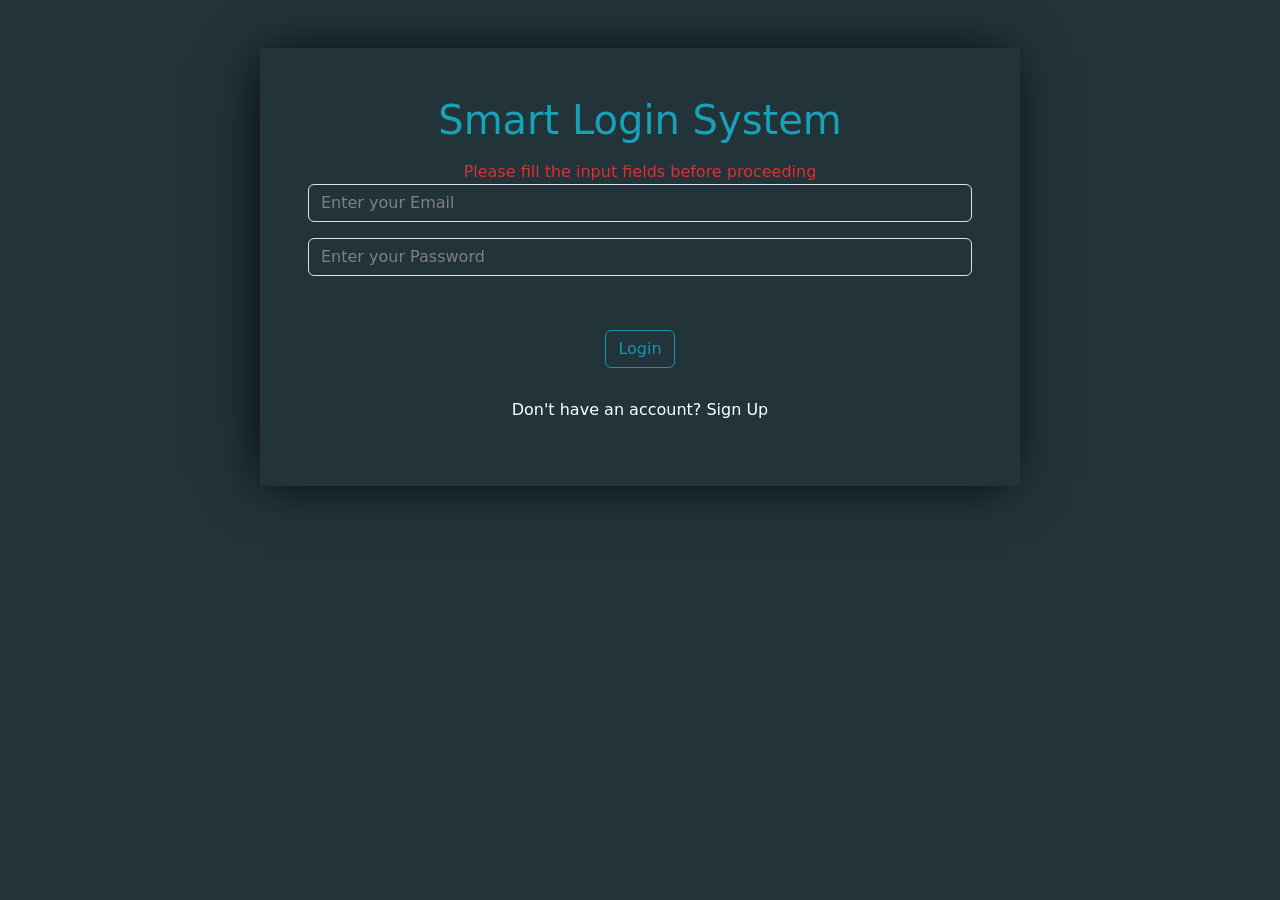
<file: signIn.html>
<!DOCTYPE html>
<html lang="en">
<head>
    <meta charset="UTF-8">
    <meta name="viewport" content="width=device-width, initial-scale=1.0">
    <title>Login-System</title>
    <link rel="stylesheet" href="css/style.css">
    <link rel="stylesheet" href="css/bootstrap.min.css">
    <link rel="stylesheet" href="css/all.min.css">
</head>
<body>

    <div class="container my-5">
        <div class="row d-flex justify-content-center align-items-center">
            <div class="box col-md-8 text-center p-5">
                <h1 class="mb-3">Smart Login System</h1>
                <div class="msg"></div>
                <form action="">
                    <div class="form-group">
                        <input type="email" class="sgn-email form-control" id="username" placeholder="Enter your Email" required>
                        <input type="password" class="sgn-password form-control mt-3" id="password" placeholder="Enter your Password" required>
                        <div class="btn-container mt-5" style="position: relative;">
                            <button type="submit" id="login-btn" class="login btn btn-outline-info">Login</button>
                        </div>
                    </div>
                </form>

                <p class="mt-4">Don't have an account? <a href="signUp.html">Sign Up</a></p>
            </div>
        </div>
    </div>
    <script src="js/bootstrap.bundle.min.js"></script>
    <script src="js/signIn.js"></script>
</body>
</html>
</file>
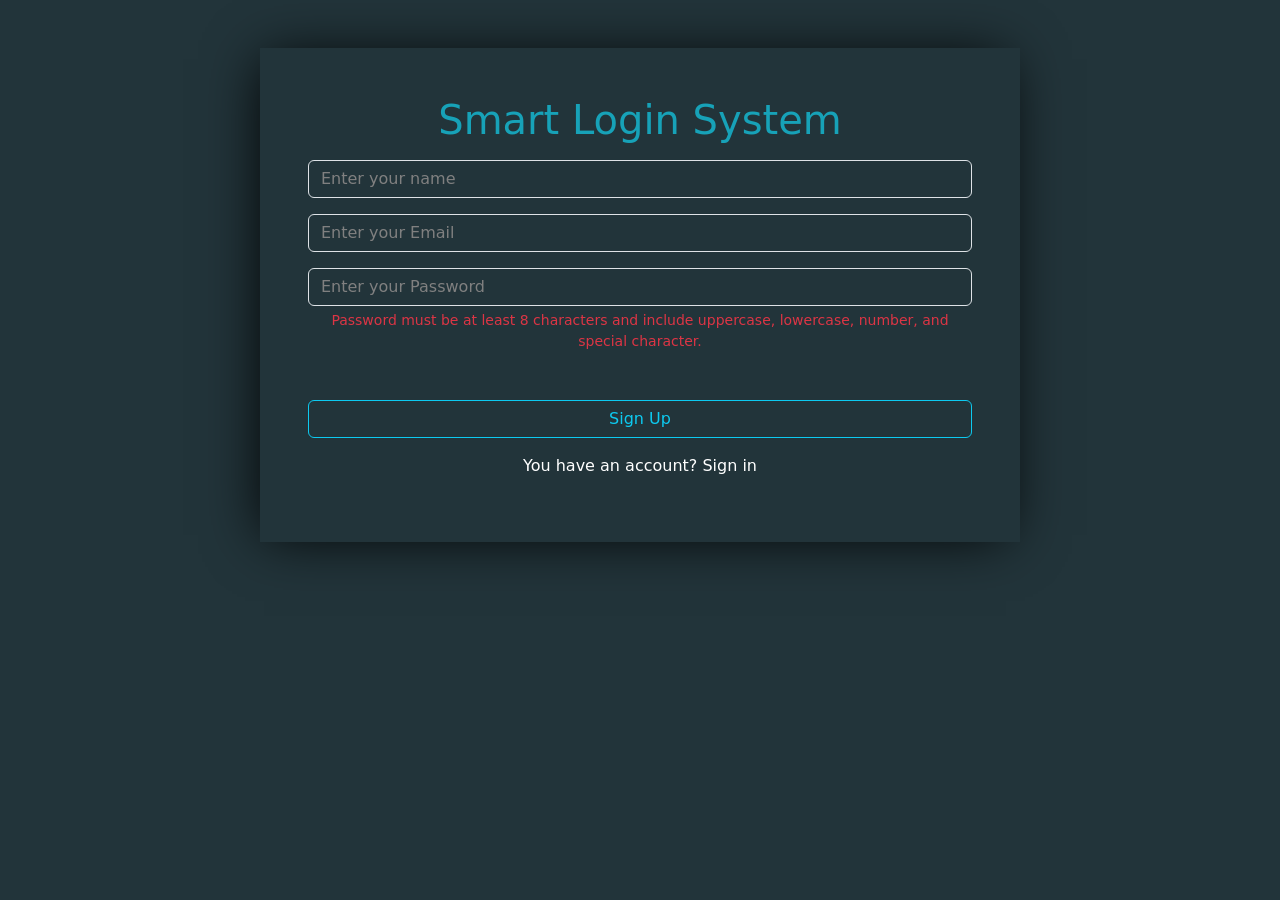
<file: signUp.html>
<!DOCTYPE html>
<html lang="en">
<head>
    <meta charset="UTF-8">
    <meta name="viewport" content="width=device-width, initial-scale=1.0">
    <title>Login-System</title>
    <link rel="stylesheet" href="css/style.css">
    <link rel="stylesheet" href="css/bootstrap.min.css">
    <link rel="stylesheet" href="css/all.min.css">
</head>
<body>

    <div class="container my-5">
        <div class="row d-flex justify-content-center align-items-center">
            <div class="box col-md-8 text-center p-5">
                <h1 class="mb-3">Smart Login System</h1>
                <form action="" id="signupForm">
                    <div class="form-group">
                        <input type="text" class="form-control" id="name" placeholder="Enter your name" required>
                        <input type="email" class="sgu-email form-control mt-3" id="email" placeholder="Enter your Email" required>
                        <input type="password" class="sgu-password form-control mt-3" id="password" placeholder="Enter your Password" required>
                        <small class="form-text text-danger mt-1">
                            Password must be at least 8 characters and include uppercase, lowercase, number, and special character.
                        </small>
                        <button type="submit" class="btn btn-outline-info mt-5 w-100">Sign Up</button>
                    </div>
                </form>

                <p class="mt-3">You have an account? <a href="signIn.html">Sign in</a></p>
            </div>
        </div>
    </div>
    <script src="js/bootstrap.bundle.min.js"></script>
    <script src="js/signUp.js"></script>
</body>
</html>
</file>
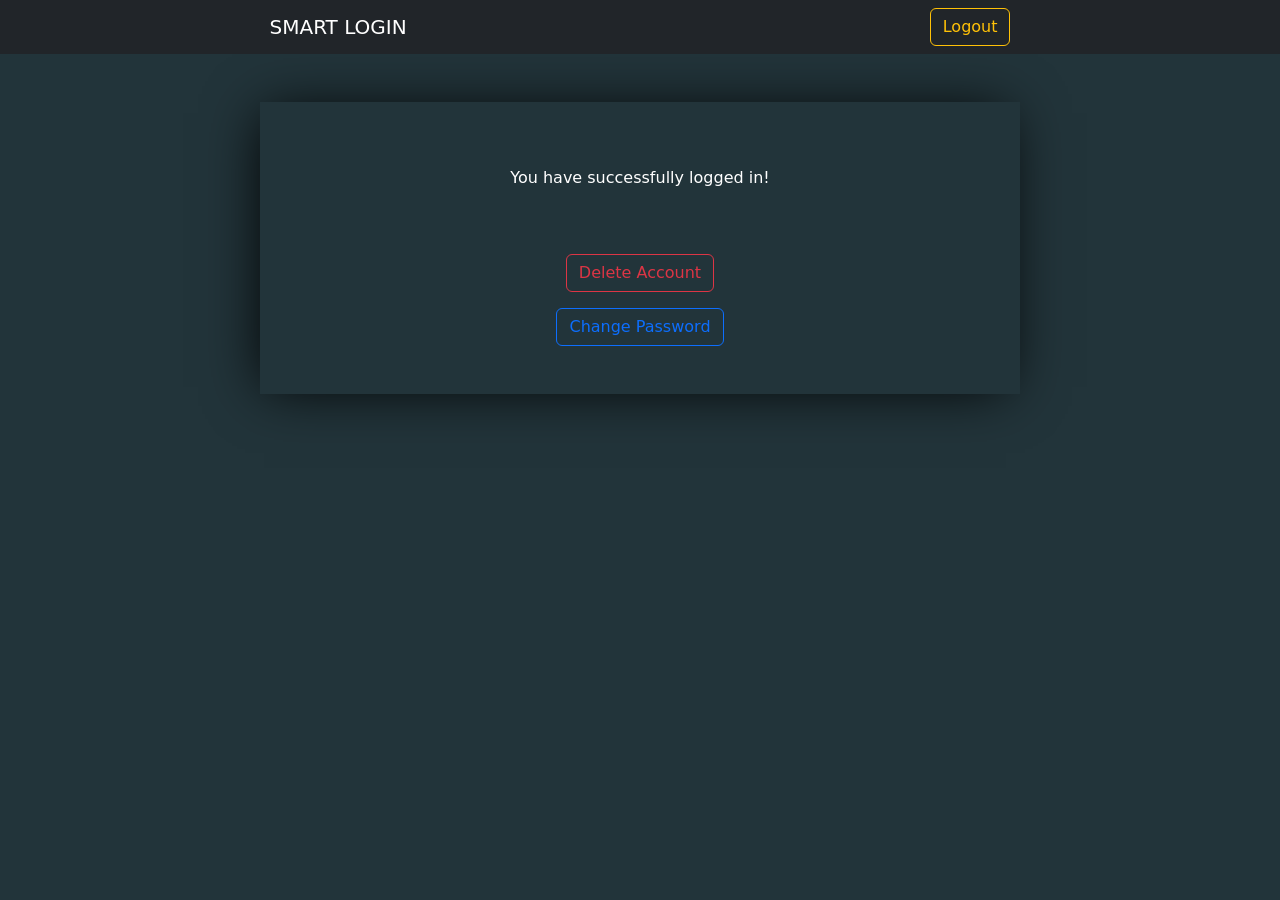
<file: welcome.html>
<!DOCTYPE html>
<html lang="en">
  <head>
    <meta charset="UTF-8" />
    <meta name="viewport" content="width=device-width, initial-scale=1.0" />
    <title>Document</title>
    <link rel="stylesheet" href="css/style.css" />
    <link rel="stylesheet" href="css/bootstrap.min.css" />
    <link rel="stylesheet" href="css/all.min.css" />
  </head>
  <body>
    <div class="changePassword d-none">
      <div class="changePasswordField">
        <form id="changePasswordForm">
          <input
            type="password"
            class="o-pass form-control mt-3"
            placeholder="Enter your old Password"
            required
          />

          <input
            type="password"
            class="n-pass form-control mt-3"
            placeholder="Enter your new Password"
            required
          />

          <input
            type="password"
            class="r-n-pass form-control mt-3"
            placeholder="Re-Enter your new Password"
            required
          />

          <button type="submit" class="pass-cng btn btn-outline-info mt-5 w-100">
            Change Password
          </button>

          <button
            type="button"
            class="close btn btn-outline-danger mt-3 w-100"
            onclick="closeChangePassword()"
          >
            Close
          </button>
        </form>
      </div>
    </div>

    <nav class="navbar navbar-dark bg-dark px-3 d-flex justify-content-around">
      <span class="navbar-brand mb-0 h1 text-white">SMART LOGIN</span>
      <button class="btn btn-outline-warning" onclick="logout()">Logout</button>
    </nav>

    <div class="container my-5">
      <div class="row d-flex justify-content-center align-items-center">
        <div class="box col-md-8 text-center p-5">
          <h1 id="greeting" class="mb-3"></h1>
          <p class="mt-3">You have successfully logged in!</p>
          <div class="btns d-flex flex-column align-items-center">
            <button
              type="submit"
              class="delete btn btn-outline-danger mt-5"
              onclick="deleteAccount()"
            >
              Delete Account
            </button>

            <button
              type="submit"
              class="btn btn-outline-primary mt-3"
              onclick="changePassword()"
            >
              Change Password
            </button>
          </div>
        </div>
      </div>
    </div>
    <script src="js/bootstrap.bundle.min.js"></script>
    <script src="js/welcome.js"></script>
  </body>
</html>
</file>
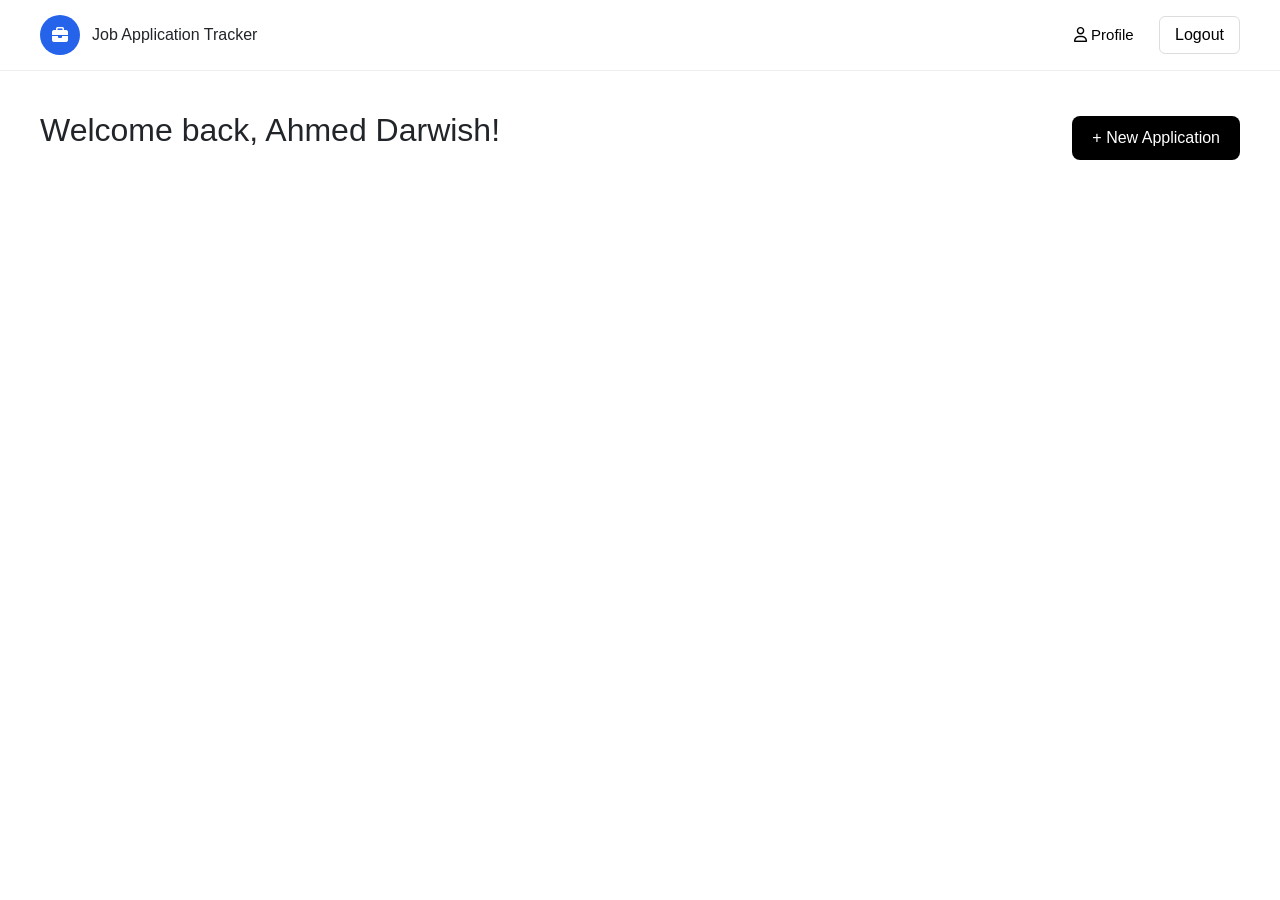
<file: frontend/pages/main.html>
<!doctype html>
<html lang="en">
  <head>
    <meta charset="UTF-8" />
    <meta name="viewport" content="width=device-width, initial-scale=1.0" />
    <title>Login - Job Applications Tracker</title>
    <link rel="stylesheet" href="../css/global.css" />
    <link rel="stylesheet" href="../css/main.css" />
    <link rel="stylesheet" href="../css/bootstrap.min.css" />
    <link
      rel="stylesheet"
      href="https://cdnjs.cloudflare.com/ajax/libs/font-awesome/6.5.1/css/all.min.css"
    />
  </head>

  <body>

<!-- TOP BAR -->
<div class="top-bar">
    <div class="top-left">
        <div class="logo-circle">
            <i class="fa-solid fa-briefcase"></i>
        </div>
        <span class="logo-text">Job Application Tracker</span>
    </div>

    <div class="top-right">
        <button class="profile-btn" onclick="location.href='profile.html'">
            <i class="fa-regular fa-user"></i> Profile
        </button>
        <button class="logout-btn" id="logoutBtn">
            Logout
        </button>
    </div>
</div>


<!-- MAIN CONTENT -->
<div class="main-container">

    <div class="welcome-header">
        <div>
            <h2 id="welcomeMessage"></h2>
            <p id="applicationsCount"></p>
        </div>

        <button id="newApplicationBtn" 
                class="button-primary header-button"
                onclick="location.href='newapplication.html'">
            + New Application
        </button>
    </div>

    <div class="applications-grid" id="applicationsGrid">
        <!-- Cards will be generated here -->
    </div>

</div>

<!-- Application Details Modal -->
<div class="details-overlay" id="detailsOverlay">
  <div class="details-modal">

    <div class="modal-header">
      <h3>Application Details</h3>
      <span class="close-details" id="closeDetails">&times;</span>
    </div>

    <label>Company Name</label>
    <input type="text" id="detailCompany" class="input-field">

    <label>Position</label>
    <input type="text" id="detailPosition" class="input-field">

    <label>Status</label>
    <select id="detailStatus" class="input-field">
      <option value="PENDING">Pending</option>
      <option value="INTERVIEWED">Interviewed</option>
      <option value="ACCEPTED">Accepted</option>
      <option value="REJECTED">Rejected</option>
    </select>

    <label>Applied Date</label>
    <input type="date" id="detailDate" class="input-field">

    <div class="modal-buttons">
      <button class="button-primary" id="updateBtn">
        <i class="fa-solid fa-pen"></i> Update
      </button>

      <button class="delete-btn" id="deleteBtn">
        <i class="fa-solid fa-trash"></i> Delete
      </button>
    </div>
  </div>
</div>

   <!-- Delete Confirmation Modal -->
<div class="confirm-overlay" id="confirmOverlay">
  <div class="confirm-modal">
    <h3>Delete Application</h3>
    <p>Do you really want to delete this job application?</p>

    <div class="confirm-buttons">
      <button class="confirm-no" id="confirmNo">No</button>
      <button class="confirm-yes" id="confirmYes">Yes</button>
    </div>
  </div>
</div>

<!-- Logout Confirmation Modal -->
<div class="confirm-overlay" id="logoutOverlay">
  <div class="confirm-modal">

    <h3>Logout</h3>
    <p>Are you sure you want to log out?</p>

    <div class="confirm-buttons">
      <button class="confirm-no" id="logoutNo">No</button>
      <button class="confirm-yes" id="logoutYes">Yes</button>
    </div>

  </div>
</div>

<script src="../js/main.js"></script>

</body>
</file>
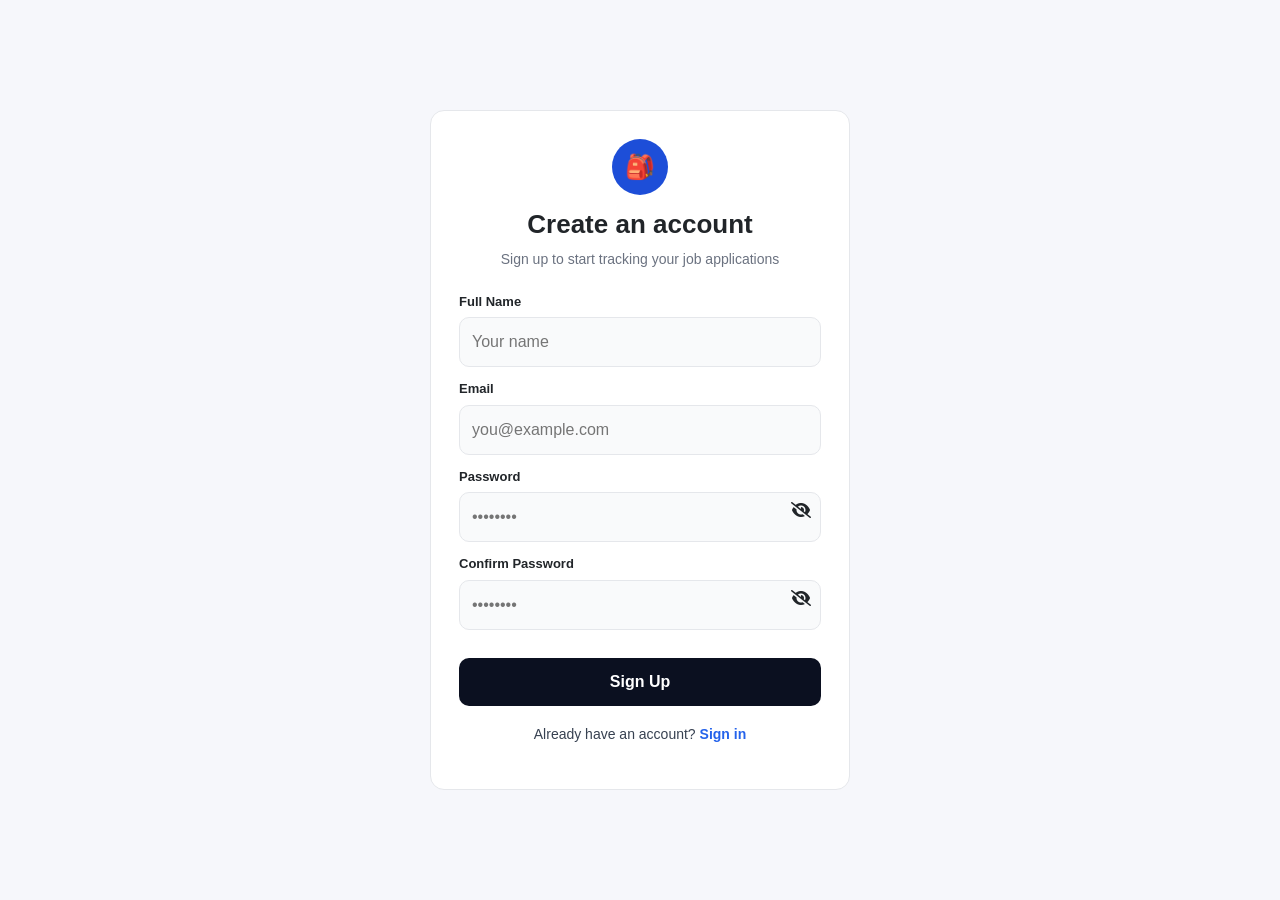
<file: frontend/pages/registerScene.html>
<!DOCTYPE html>
<html lang="en">
<head>
  <meta charset="UTF-8" />
  <meta name="viewport" content="width=device-width, initial-scale=1.0" />
  <title>Register</title>

  <link rel="stylesheet" href="../css/registerScene.css" />
  <link rel="stylesheet" href="../css/bootstrap.min.css" />
  <link
      rel="stylesheet"
      href="https://cdnjs.cloudflare.com/ajax/libs/font-awesome/6.5.1/css/all.min.css"
    />
</head>

<body>

  <main class="auth-page">
    <section class="auth-card">

      <div class="auth-icon">🎒</div>

      <h1 class="auth-title">Create an account</h1>
      <p class="auth-subtitle">Sign up to start tracking your job applications</p>

      <form class="auth-form" id="registerForm">

        <label class="auth-label" for="fullName">Full Name</label>
        <input class="auth-input" id="fullName" type="text" placeholder="Your name" />
        <small id="name-error" class="error-message"></small>

        <label class="auth-label" for="email">Email</label>
        <input class="auth-input" id="email" type="email" placeholder="you@example.com" />
        <small id="email-error" class="error-message"></small>

        <label class="auth-label" for="password">Password</label>

    <div class="password-container">
     <input
       class="auth-input"
       id="password"
       type="password"
       placeholder="••••••••"
       />
        <i
       class="fa-solid fa-eye-slash toggle-password"
       id="togglePassword"
     ></i>
    </div>
<small id="password-error" class="error-message"></small>

<label class="auth-label" for="confirmPassword">Confirm Password</label>

  <div class="password-container">
   <input
      class="auth-input"
      id="confirmPassword"
      type="password"
       placeholder="••••••••"
     />

    <i
      class="fa-solid fa-eye-slash toggle-password"
      id="toggleConfirmPassword"
    ></i>
  </div>

<small id="confirm-password-error" class="error-message"></small>

        <button class="auth-button" type="submit">
          Sign Up
        </button>
      </form>

      <p class="auth-footer">
        Already have an account?
        <a class="auth-link" href="./login.html">Sign in</a>
      </p>

    </section>
  </main>
  <script src="../js/registerScene.js"></script>
</body>
</html>
</file>
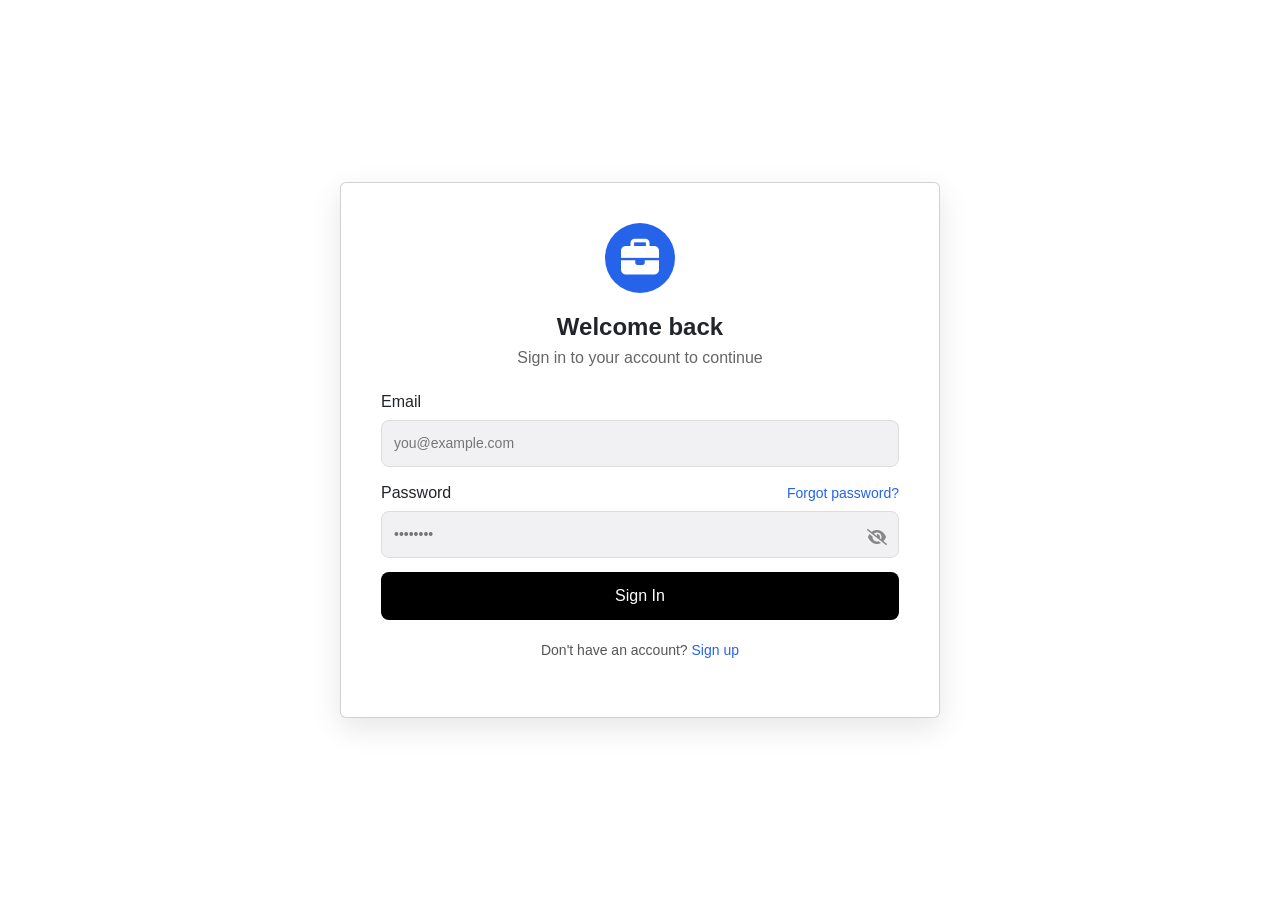
<file: backend/src/main/resources/static/pages/login.html>
<!doctype html>
<html lang="en">
  <head>
    <meta charset="UTF-8" />
    <meta name="viewport" content="width=device-width, initial-scale=1.0" />
    <title>Login - Job Applications Tracker</title>
    <link rel="stylesheet" href="../css/global.css" />
    <link rel="stylesheet" href="../css/login.css" />
    <link rel="stylesheet" href="../css/bootstrap.min.css" />
    <link
      rel="stylesheet"
      href="https://cdnjs.cloudflare.com/ajax/libs/font-awesome/6.5.1/css/all.min.css"
    />
  </head>

  <body class="center-page">
    <div class="card login-card">
      <div class="login-logo">
        <i class="fa-solid fa-briefcase"></i>
      </div>

      <h2 class="login-title text-center">Welcome back</h2>
      <p class="login-subtitle text-center">
        Sign in to your account to continue
      </p>

      <form id="loginForm">
        <label>Email</label>
        <input type="email" id="emailInput" class="input-field" placeholder="you@example.com" />
        <small class="error-message" id="emailError"></small>

        <div class="password-row">
          <label>Password</label>
          <a href="#" class="forgot-link">Forgot password?</a>
        </div>

        <div class="password-container">
          <input
            type="password"
            id="passwordInput"
            class="input-field"
            placeholder="••••••••"
          />
          <i class="fa-solid fa-eye-slash toggle-password" id="togglePassword"></i>
        </div>
        <small class="error-message" id="passwordError"></small>

        <button type="submit" class="button-primary">Sign In</button>

        <p class="signup-text">
          Don't have an account?
          <a href="registerScene.html" class="signup-link">Sign up</a>
        </p>
      </form>
    </div>

    <!-- Reset Password Modal -->
    <div class="modal-overlay" id="resetModal">
      <div class="modal-card">
        <div class="modal-header">
          <h3>Reset Password</h3>
          <span class="close-modal" id="closeModal">&times;</span>
        </div>

        <p class="modal-description">
          Enter your email address and we'll send you a link to reset your
          password.
        </p>

        <label>Email</label>
        <input type="email" id="emailModal" class="input-field" placeholder="you@example.com" />
        <small id="email-error" class="error-message"></small>

        <button class="button-primary">Send Reset Link</button>
      </div>
    </div>
    <script src="../js/auth.js"></script>
    <script src="../js/login.js"></script>
  </body>
</html>
</file>
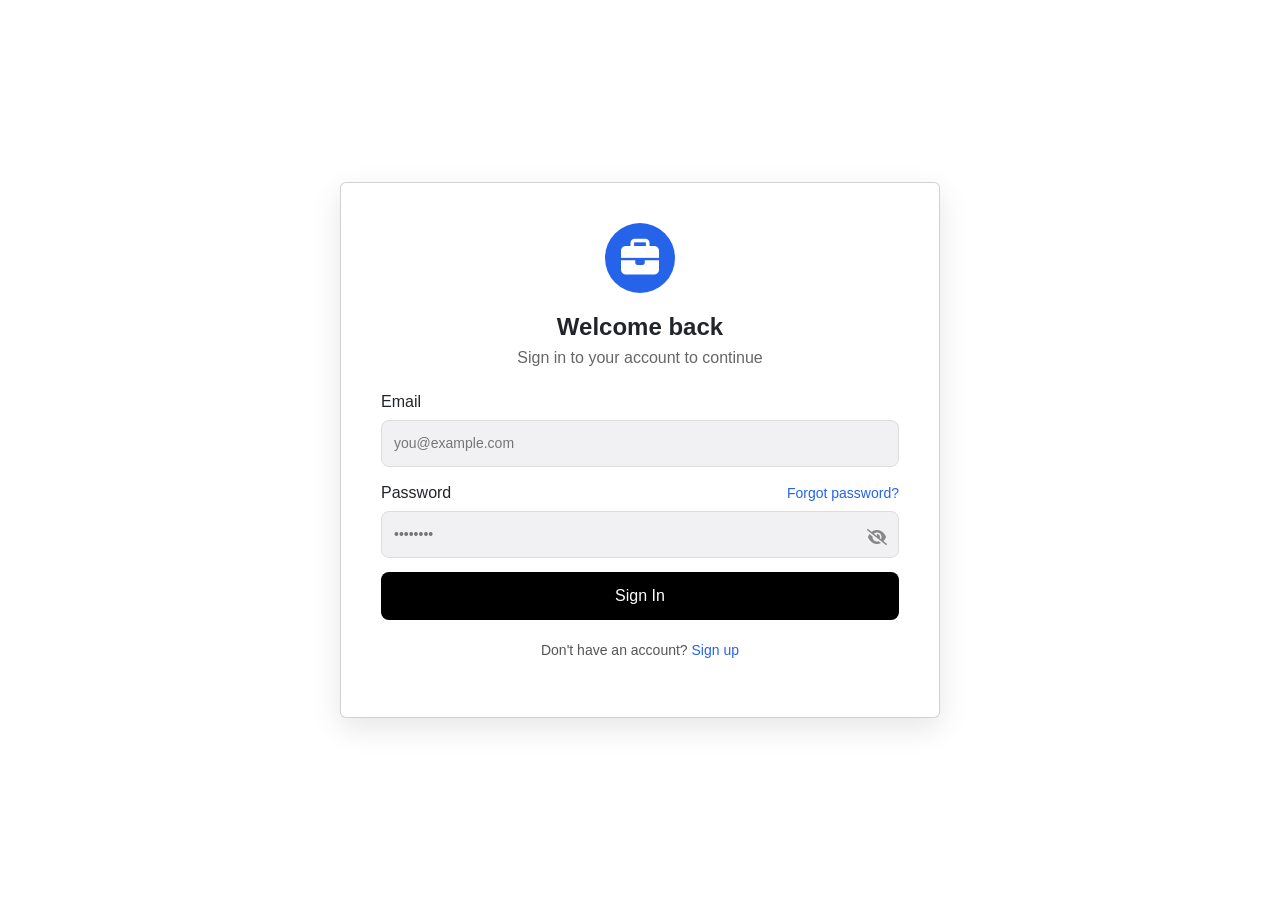
<file: backend/src/main/resources/static/pages/newApp.html>
<!doctype html>
<html lang="en">
  <head>
    <meta charset="UTF-8" />
    <meta name="viewport" content="width=device-width, initial-scale=1.0" />
    <title>New application - Job Applications Tracker</title>
    <link rel="stylesheet" href="../css/global.css" />
    <link rel="stylesheet" href="../css/newApp.css" />
    <link rel="stylesheet" href="../css/bootstrap.min.css" />
    <link
      rel="stylesheet"
      href="https://cdnjs.cloudflare.com/ajax/libs/font-awesome/6.5.1/css/all.min.css"
    />
  </head>

  <body class="create-page">

  <!-- Top Bar -->
  <div class="top-bar">
    <button class="back-btn" onclick="goBack()">
      <i class="fa-solid fa-arrow-left"></i>
      Back to Dashboard
    </button>
  </div>

  <!-- Card Section -->
  <div class="create-container">
    <div class="create-card">

      <h2>Create New Job Application</h2>
      <p class="subtitle">
        Add a new job application to track your progress
      </p>

      <form id="createForm">

        <label>Company Name <span>*</span></label>
        <input type="text" id="companyInput" required 
        placeholder="e.g., Google, Microsoft, Apple"/>

        <label>Position <span>*</span></label>
        <input type="text" id="positionInput" required
        placeholder="e.g., Software Engineer, Product Engineer" />

        <label>Status <span>*</span></label>
        <select id="statusInput" required>
          <option value="PENDING">Pending</option>
          <option value="INTERVIEWED">Interviewed</option>
          <option value="ACCEPTED">Accepted</option>
          <option value="REJECTED">Rejected</option>
        </select>

        <label>Applied Date</label>
        <input type="date" id="dateInput" required />

        <div class="button-row">
          <button type="submit" class="button-primary">
            <i class="fa-regular fa-floppy-disk"></i>
            Save Application
          </button>

          <button type="button" class="button-secondary" onclick="goBack()">
            Cancel
          </button>
        </div>

      </form>
    </div>
  </div>

  <script src="../js/newApp.js"></script>
</body>
</html>
</file>
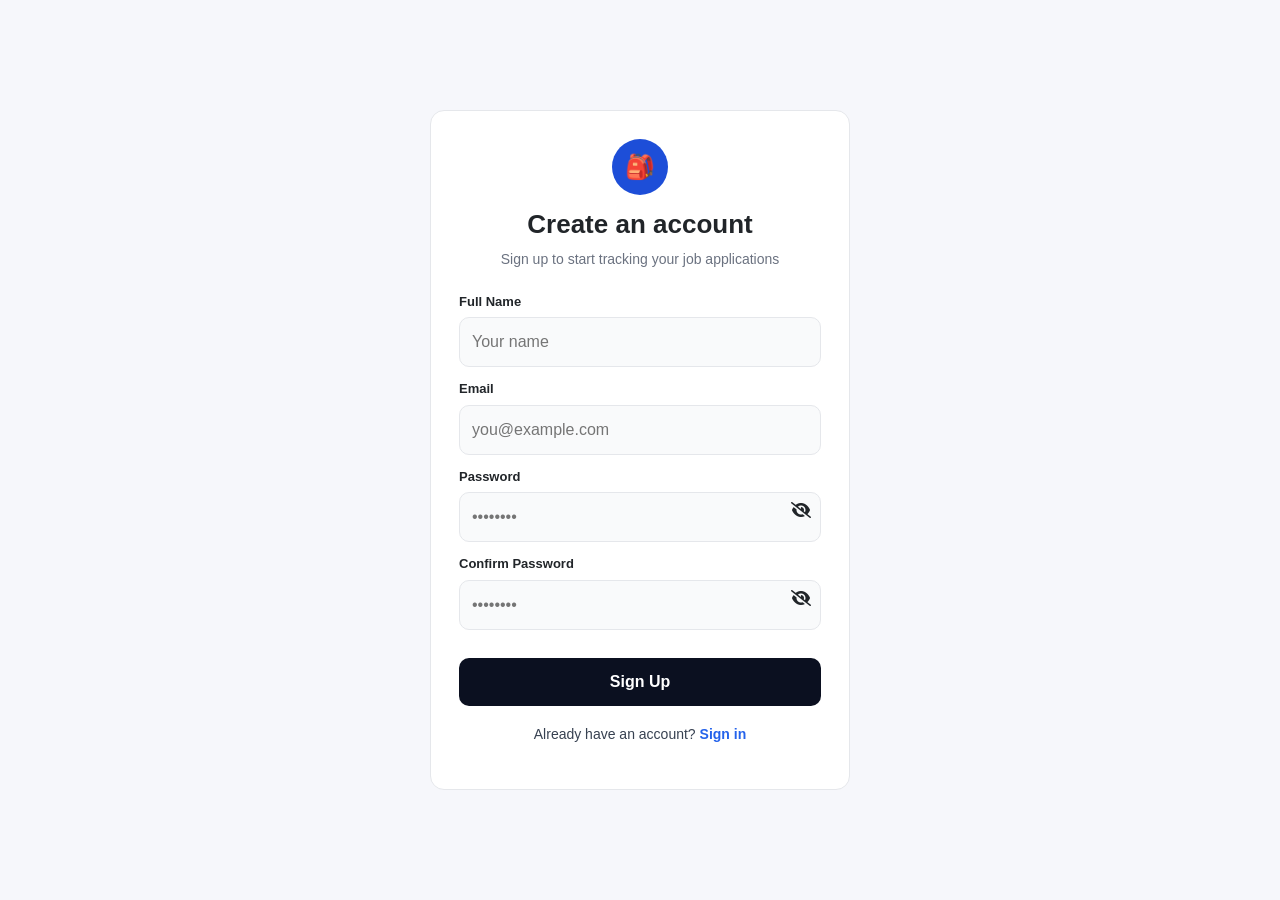
<file: backend/src/main/resources/static/pages/registerScene.html>
<!DOCTYPE html>
<html lang="en">
<head>
  <meta charset="UTF-8" />
  <meta name="viewport" content="width=device-width, initial-scale=1.0" />
  <title>Register - Job Applications Tracker</title>

  <link rel="stylesheet" href="../css/registerScene.css" />
  <link rel="stylesheet" href="../css/bootstrap.min.css" />
  <link
      rel="stylesheet"
      href="https://cdnjs.cloudflare.com/ajax/libs/font-awesome/6.5.1/css/all.min.css"
    />
</head>

<body>

  <main class="auth-page">
    <section class="auth-card">

      <div class="auth-icon">🎒</div>

      <h1 class="auth-title">Create an account</h1>
      <p class="auth-subtitle">Sign up to start tracking your job applications</p>

      <form class="auth-form" id="registerForm">

        <label class="auth-label" for="fullName">Full Name</label>
        <input class="auth-input" id="fullName" type="text" placeholder="Your name" />
        <small id="name-error" class="error-message"></small>

        <label class="auth-label" for="email">Email</label>
        <input class="auth-input" id="email" type="email" placeholder="you@example.com" />
        <small id="email-error" class="error-message"></small>

        <label class="auth-label" for="password">Password</label>

    <div class="password-container">
     <input
       class="auth-input"
       id="password"
       type="password"
       placeholder="••••••••"
       />
        <i
       class="fa-solid fa-eye-slash toggle-password"
       id="togglePassword"
     ></i>
    </div>
<small id="password-error" class="error-message"></small>

<label class="auth-label" for="confirmPassword">Confirm Password</label>

  <div class="password-container">
   <input
      class="auth-input"
      id="confirmPassword"
      type="password"
       placeholder="••••••••"
     />

    <i
      class="fa-solid fa-eye-slash toggle-password"
      id="toggleConfirmPassword"
    ></i>
  </div>

<small id="confirm-password-error" class="error-message"></small>

        <button class="auth-button" type="submit">
          Sign Up
        </button>
      </form>

      <p class="auth-footer">
        Already have an account?
        <a class="auth-link" href="login.html">Sign in</a>
      </p>

    </section>
  </main>
  <script src="../js/registerScene.js"></script>
</body>
</html>
</file>
<file: css/style.css>
.box {
  box-shadow: -5px 2px 54px -9px rgba(0, 0, 0, 1);
  background-color: #22343a; /* Darker background for the box */
}

body {
  background-color: #22343a !important; /* Darker background for the body */
}

h1 {
  color: #17a2b8 !important; /* Green color for the heading */
}

input,
textarea {
  background-color: transparent !important;
  color: #fff !important;
}

p {
  color: #fff !important; /* White text for paragraphs */
}

p a {
  color: #fff !important;
  text-decoration: none;
}

input::placeholder,
textarea::placeholder {
  color: gray !important; /* or any color you prefer */
  opacity: 1; /* makes sure the color is not faded */
}

.btn-outline-info:hover {
  color: #fff;
  background-color: #17a2b8;
  border-color: #17a2b8;
}

.changePassword {
  position: fixed;
  top: 0;
  left: 0;
  right: 0;
  bottom: 0;
  background-color: rgba(0, 0, 0, 0.5);
  display: flex;
  justify-content: center;
  align-items: center;
}

.changePasswordField {
  width: 600px;
  height: 600px;
  position: relative;
  /* background-color: gray; */
  box-shadow: -5px 2px 54px -9px rgba(0, 0, 0, 1);
  display: flex;
  flex-direction: column;
  justify-content: center;
  align-items: center;
}

.form-group {
  /* width: 100%; */
  position: relative;
  display: flex;
  flex-direction: column;
  justify-content: center;
  align-items: center;
}

.btn-container {
  position: absolute;
  height: 50px;
  width: 10%;
  /* overflow: hidden; */
  margin: 0 auto;
  /* background-color: tomato; */
  display: flex;
  flex-direction: column;
  justify-content: center;
  align-items: center;
  transition: all 0.2s;
}

.shift-left {
  left: -10% !important;
  /* top: 50% !important; */
  transform: translateX(-50%) !important;
}
.shift-right {
  left: 10% !important;
  /* top: 50% !important; */
  transform: translate(-50%, -50%) !important;
}
</file>
<file: frontend/css/global.css>
/*Reset default styles*/

*{
    margin: 0;
    box-sizing: border-box;
    font-family: Arial, Helvetica, sans-serif;
}

body {
    background-color: #f4f4f5;  /* Only body gets off-white */
    color: #333;
}

/* Global layout helpers */
/* Center content */
.center-page {
    min-height: 100vh;
    display: flex;
    justify-content: center;
    align-items: center;
}

/*Global card style*/
.card {
    background-color: #ffffff; /*white*/
    border-radius: 12px;
    box-shadow: 0 10px 30px rgba(0, 0, 0, 0.1);
}

/*Global button style*/
.button-primary {
    width: 100%;
    padding: 12px;
    background-color: #000; /*black*/
    color: white;
    border: none;
    border-radius: 8px;
    cursor: pointer;
    font-size: 16px;
    transition: background-color 0.3s ease;
}

.button-primary:hover {
    background-color: #222; /*darker black*/
}

/*Global input style*/
.input-field {
    width: 100%;
    padding: 12px;
    border-radius: 8px;
    border: 1px solid #ddd;
    margin-top: 6px;
    margin-bottom: 10px;
    font-size: 14px;
    background-color: #f1f1f3; /*light gray*/
}

/*Error message style*/
.error-message {
    color: #dc2626; /* red */
    font-size: 13px;
    display: block;
    margin-top: -6px;
    margin-bottom: 10px;
}

.input-error {
    border: 1px solid #dc2626;
}
</file>
<file: frontend/css/main.css>
body {
    background-color: #f3f4f6;
}

.top-bar {
    background: white;
    padding: 15px 40px;
    display: flex;
    justify-content: space-between;
    align-items: center;
    border-bottom: 1px solid #eee;
}

.top-left {
    display: flex;
    align-items: center;
    gap: 12px;
}

.logo-circle {
    width: 40px;
    height: 40px;
    background: #2563eb;
    border-radius: 50%;
    display: flex;
    align-items: center;
    justify-content: center;
}

.logo-circle i {
    color: white;
}

.profile-btn {
    background: none;
    border: none;
    font-size: 15px;
    cursor: pointer;
    margin-right: 15px;
}

.logout-btn {
    padding: 6px 15px;
    border-radius: 6px;
    border: 1px solid #ddd;
    background: white;
    cursor: pointer;
}

.main-container {
    padding: 40px;
}

.welcome-header {
    display: flex;
    justify-content: space-between;
    align-items: center;
}

.header-button {
    width: auto;        /* override width:100% in */
    padding: 10px 20px;
}

.applications-grid {
    margin-top: 40px;

    display: grid;
    grid-template-columns: repeat(4, 1fr);
    gap: 24px;

    max-width: 1200px;
    margin-left: auto;
    margin-right: auto;
}


.application-card {
    background: white;
    padding: 24px;
    border-radius: 16px;
    box-shadow: 0 6px 20px rgba(0,0,0,0.05);
    position: relative;
    transition: 0.3s ease;
}

.application-card:hover {
    transform: translateY(-4px);
}

.card-logo {
    width: 50px;
    height: 50px;
    background: #e5edff;
    border-radius: 12px;

    display: flex;
    align-items: center;
    justify-content: center;
}

.card-logo i {
    color: #2563eb;
    font-size: 22px;
}

.status-badge {
    position: absolute;
    top: 20px;
    right: 20px;

    padding: 6px 12px;
    border-radius: 999px;
    font-size: 13px;
    font-weight: 500;
}

/* Status colors */
.status-pending {
    background: #fef3c7;
    color: #b45309;
}

.status-interview {
    background: #dbeafe;
    color: #1d4ed8;
}

.status-accepted {
    background: #d1fae5;
    color: #065f46;
}

.status-rejected {
    background: #fee2e2;
    color: #991b1b;
}

.company-name {
    font-size: 20px;
    font-weight: 600;
    margin-top: 20px;
}

.position {
    font-size: 14px;
    color: #6b7280;
    margin-top: 6px;
}

.date-row {
    margin-top: 14px;
    font-size: 14px;
    color: #6b7280;

    display: flex;
    align-items: center;
    gap: 6px;
}

.details-overlay {
    position: fixed;
    inset: 0;
    background: rgba(0,0,0,0.4);
    display: none;
    justify-content: center;
    align-items: center;
    z-index: 1000;
}

.details-modal {
    background: white;
    width: 500px;
    padding: 30px;
    border-radius: 16px;
    box-shadow: 0 20px 50px rgba(0,0,0,0.2);
}

.modal-header {
    display: flex;
    justify-content: space-between;
    align-items: center;
    margin-bottom: 20px;
}

.modal-header h3 {
    font-weight: 600;
}

.close-details {
    cursor: pointer;
    font-size: 20px;
}

.modal-buttons {
    display: flex;
    gap: 16px;
    margin-top: 20px;
}

.delete-btn {
    flex: 1;
    background: #dc2626;
    color: white;
    border: none;
    padding: 12px;
    border-radius: 8px;
    cursor: pointer;
}

.modal-buttons .button-primary {
    flex: 1;
    width: auto;
}

/* Empty state container */
.empty-state {
    display: flex;
    flex-direction: column;
    align-items: center;
    justify-content: center;
    height: 60vh;
    text-align: center;
    animation: fadeSlide 0.6s ease forwards;
}

/* Icon */
.empty-icon {
    font-size: 60px;
    color: #9ca3af;
    margin-bottom: 20px;
}

/* Title */
.empty-state h2 {
    font-size: 28px;
    margin-bottom: 10px;
    color: #111;
}

/* Subtitle */
.empty-state p {
    color: #6b7280;
    font-size: 16px;
}

@keyframes fadeSlide {
    from {
        opacity: 0;
        transform: translateY(20px);
    }
    to {
        opacity: 1;
        transform: translateY(0);
    }
}



/* Tablet */
@media (max-width: 1024px) {
    .applications-grid {
        grid-template-columns: repeat(2, 1fr);
    }
}

/* Mobile */
@media (max-width: 600px) {
    .applications-grid {
        grid-template-columns: 1fr;
    }
}

@media (max-width: 600px) {
    .welcome-header {
        flex-direction: column;
        align-items: flex-start;
        gap: 16px;
    }

    .header-button {
        width: 100%;
    }
}

@media (max-width: 600px) {
    .top-bar {
        flex-direction: column;
        gap: 12px;
        padding: 16px;
    }

    .top-right {
        display: flex;
        gap: 12px;
    }
}

@media (max-width: 600px) {
    .main-container {
        padding: 20px;
    }
}

.confirm-overlay {
    position: fixed;
    inset: 0;
    background: rgba(0,0,0,0.4);
    display: none;
    justify-content: center;
    align-items: center;
    z-index: 1100;
}

.confirm-modal {
    background: white;
    width: 400px;
    max-width: 90%;
    padding: 28px;
    border-radius: 16px;
    box-shadow: 0 20px 50px rgba(0,0,0,0.2);
    text-align: center;
    animation: fadeSlide 0.25s ease;
}

.confirm-modal h3 {
    margin-bottom: 12px;
    font-weight: 600;
    color: #111827;
}

.confirm-modal p {
    margin-bottom: 24px;
    color: #4b5563;
    font-size: 15px;
}

.confirm-buttons {
    display: flex;
    gap: 12px;
    justify-content: center;
}

.confirm-no,
.confirm-yes {
    border: none;
    padding: 10px 22px;
    border-radius: 8px;
    cursor: pointer;
    font-weight: 500;
    min-width: 100px;
}

.confirm-no {
    background: #e5e7eb;
    color: #111827;
}

.confirm-yes {
    background: #dc2626;
    color: white;
}

.confirm-no:hover {
    background: #d1d5db;
}

.confirm-yes:hover {
    background: #b91c1c;
}
</file>
<file: frontend/css/registerScene.css>
/* Page layout */
.auth-page {
  min-height: 100vh;
  display: flex;
  justify-content: center;
  align-items: center;
  background: #f6f7fb;
  font-family: Arial, sans-serif;
}

/* Card */
.auth-card {
  width: 420px;
  background: white;
  border: 1px solid #e5e7eb;
  border-radius: 14px;
  padding: 28px;
  text-align: center;
}

/* Icon */
.auth-icon {
  width: 56px;
  height: 56px;
  margin: 0 auto 14px;
  border-radius: 50%;
  background: #1d4ed8;
  display: flex;
  justify-content: center;
  align-items: center;
  color: white;
  font-size: 24px;
}

/* Text */
.auth-title {
  margin: 0;
  font-size: 26px;
  font-weight: 700;
}

.auth-subtitle {
  margin: 8px 0 22px;
  color: #6b7280;
  font-size: 14px;
}

/* Form */
.auth-form {
  text-align: left;
}

.auth-label {
  display: block;
  margin: 12px 0 6px;
  font-size: 13px;
  font-weight: 600;
}

.auth-input {
  width: 100%;
  padding: 12px 12px;
  border: 1px solid #e5e7eb;
  border-radius: 10px;
  background: #f9fafb;
  outline: none;
}

.auth-input:focus {
  border-color: #2563eb;
  background: white;
}

/* Button */
.auth-button {
  width: 100%;
  margin-top: 18px;
  padding: 12px;
  border: none;
  border-radius: 10px;
  background: #0b1020;
  color: white;
  font-weight: 700;
  cursor: pointer;
}

.auth-button:hover {
  opacity: 0.92;
}

/* Footer */
.auth-footer {
  margin-top: 18px;
  font-size: 14px;
  color: #374151;
  text-align: center;
}

.auth-link {
  color: #2563eb;
  text-decoration: none;
  font-weight: 600;
}

.auth-link:hover {
  text-decoration: underline;
}

/* Smooth animation allgemein */
.auth-input,
.auth-button,
.auth-link {
  transition: transform 0.15s ease, box-shadow 0.15s ease, border-color 0.15s ease, background 0.15s ease;
}

/* Input: Hover (wenn Maus drüber) */
.auth-input:hover {
  border-color: #c7d2fe;
  box-shadow: 0 6px 18px rgba(37, 99, 235, 0.10);
  transform: translateY(-1px);
}

/* Input: Focus (wenn du reinklickst und tippst) */
.auth-input:focus {
  border-color: #2563eb;
  background: #ffffff;
  box-shadow: 0 8px 22px rgba(37, 99, 235, 0.18);
  transform: translateY(-1px);
  outline: none;
}

/* Button: Hover */
.auth-button:hover {
  transform: translateY(-1px);
  box-shadow: 0 10px 24px rgba(0, 0, 0, 0.18);
}

/* Button: Click (active) */
.auth-button:active {
  transform: translateY(0px);
  box-shadow: 0 6px 14px rgba(0, 0, 0, 0.12);
}

/* Link: Hover */
.auth-link:hover {
  text-decoration: underline;
}

/* Cursor Verhalten fix */
.auth-label { cursor: pointer; }
.auth-input { cursor: text; }
.auth-button { cursor: pointer; }

@keyframes slideInFromLeft {
    from {
        transform: translateX(300px);
        opacity: 0;
    }
    to {
        transform: translateX(0);
        opacity: 1;
    }
}

/* Apply animation to login card */
.auth-card {
    animation: slideInFromLeft 1s ease-out;
}

.error-message {
  color: red;
  font-size: 12px;
  display: block;
  margin-top: 4px;
  margin-bottom: 10px;
}

.input-error {
  border: 2px solid red;
}

.password-container {
  position: relative;
}

.password-container input {
  width: 100%;
}

.toggle-password {
  position: absolute;
  right: 10px;
  top: 10px;
  cursor: pointer;
}
</file>
<file: backend/src/main/resources/static/css/global.css>
/*Reset default styles*/

*{
    margin: 0;
    box-sizing: border-box;
    font-family: Arial, Helvetica, sans-serif;
}

body {
    background-color: #f4f4f5;  /* Only body gets off-white */
    color: #333;
}

/* Global layout helpers */
/* Center content */
.center-page {
    min-height: 100vh;
    display: flex;
    justify-content: center;
    align-items: center;
}

/*Global card style*/
.card {
    background-color: #ffffff; /*white*/
    border-radius: 12px;
    box-shadow: 0 10px 30px rgba(0, 0, 0, 0.1);
}

/*Global button style*/
.button-primary {
    width: 100%;
    padding: 12px;
    background-color: #000; /*black*/
    color: white;
    border: none;
    border-radius: 8px;
    cursor: pointer;
    font-size: 16px;
    transition: background-color 0.3s ease;
}

.button-primary:hover {
    background-color: #222; /*darker black*/
}

/*Global input style*/
.input-field {
    width: 100%;
    padding: 12px;
    border-radius: 8px;
    border: 1px solid #ddd;
    margin-top: 6px;
    margin-bottom: 10px;
    font-size: 14px;
    background-color: #f1f1f3; /*light gray*/
}

/*Error message style*/
.error-message {
    color: #dc2626; /* red */
    font-size: 13px;
    display: block;
    margin-top: -6px;
    margin-bottom: 10px;
}

.input-error {
    border: 1px solid #dc2626;
}
</file>
<file: backend/src/main/resources/static/css/login.css>
.login-card {
    width: 80%;
    height: auto;
    max-width: 600px;
    padding: 40px;
    background-color: #ffffff
}

/*Logo circle*/
.login-logo {
    width: 70px;
    height: 70px;
    background-color: #2563eb;
    border-radius: 50%;
    margin: 0 auto 20px auto;

    display: flex;
    justify-content: center;
    align-items: center;
}

.login-logo i {
    color: white;
    font-size: 38px;
}

/*Title*/
.login-title {
    font-size: 24px;
    font-weight: bold;
    margin-bottom: 5px;
}

.login-subtitle {
    color: #666; /*gray*/
    margin-bottom: 20px;
}

/*Forgot password link alignment*/
.password-row {
    display: flex;
    justify-content: space-between;
    align-items: center;
}

.forgot-link {
    font-size: 14px;
    color: #2563eb;
    text-decoration: none;
}

.forgot-link:hover {
    text-decoration: underline;
}

.signup-text {
    margin-top: 20px;
    font-size: 14px;
    text-align: center;
    color: #555;
}

.signup-link {
    color: #2563eb;
    text-decoration: none;
    font-weight: 500;
}

.signup-link:hover {
    text-decoration: underline;
}

.password-container {
    position: relative;
}

.password-container .input-field {
    padding-right: 40px; /* space for eye icon */
}

.toggle-password {
    position: absolute;
    right: 12px;
    top: 50%;
    transform: translateY(-50%);
    cursor: pointer;
    color: #888;
    font-size: 16px;
}

.toggle-password:hover {
    color: #2563eb;
}


/*MODAL*/
.modal-overlay {
    position: fixed;
    inset: 0;
    background: rgba(0, 0, 0, 0.4);

    display: flex;
    justify-content: center;
    align-items: center;

    opacity: 0;
    visibility: hidden;

    transition: opacity 0.6s ease, visibility 0.6s ease;

    z-index: 1000;
}

/* When modal is active */
.modal-overlay.active {
    opacity: 1;
    visibility: visible;
}

.modal-card {
    background: white;
    width: 100%;
    max-width: 500px;
    padding: 30px;
    border-radius: 12px;
    box-shadow: 0 20px 40px rgba(0, 0, 0, 0.2);

    transform: scale(0.9);
    transition: transform 0.6s ease;
}

/* Animate card when modal opens */
.modal-overlay.active .modal-card {
    transform: scale(1);
}

.modal-header {
    display: flex;
    justify-content: space-between;
    align-items: center;
}

.modal-header h3 {
    font-weight: bold;
    margin: 0;
}

.close-modal {
    font-size: 22px;
    cursor: pointer;
    color: #555;
}

.close-modal:hover {
    color: black;
}

.modal-description {
    margin: 15px 0 20px 0;
    color: #666;
    line-height: 1.5;
}

/*LOGIN LOAD ANIMATION*/

@keyframes slideInFromLeft {
    from {
        transform: translateX(300px);
        opacity: 0;
    }
    to {
        transform: translateX(0);
        opacity: 1;
    }
}

/* Apply animation to login card */
.login-card {
    animation: slideInFromLeft 1s ease-out;
}

/*mobile responsiveness*/
/* Improve Card Width for Mobile */
@media (max-width: 480px) {
    .login-card {
        width: 92%;
        padding: 25px;
        border-radius: 16px;
    }
}

/* Adjust Title Sizes for Mobile */
@media (max-width: 480px) {

    .login-title {
        font-size: 20px;
    }

    .login-subtitle {
        font-size: 14px;
    }

}

/* Increase Input and Button Sizes for Mobile */
@media (max-width: 480px) {

    .input-field {
        padding: 14px;
        font-size: 16px; /* prevents iOS zoom */
    }

    .button-primary {
        padding: 14px;
        font-size: 16px;
    }

}

/* Adjust Logo Size for Mobile */
@media (max-width: 480px) {

    .login-logo {
        width: 60px;
        height: 60px;
    }

    .login-logo i {
        font-size: 22px;
    }

}

/* Adjust Modal for Mobile */
@media (max-width: 480px) {

    .modal-card {
        width: 92%;
        padding: 25px;
        border-radius: 16px;
    }

}

/* Adjust spacing for mobile */
@media (max-width: 480px) {

    .signup-text {
        margin-top: 15px;
    }

    .password-row {
        margin-top: 5px;
    }

}
</file>
<file: backend/src/main/resources/static/css/newApp.css>
/* Page Background */
.create-page {
    background-color: #f3f4f6;
    min-height: 100vh;
}

/* Top Bar */
.top-bar {
    background-color: white;
    padding: 20px 370px;
    border-bottom: 1px solid #e5e7eb;
}

.back-btn {
    background: none;
    border: none;
    font-size: 16px;
    cursor: pointer;
    color: #111;
    display: flex;
    align-items: center;
    gap: 8px;
    padding: 8px 12px;
    border-radius: 6px;
}

.back-btn:hover {
    background-color: #f3f4f6; 
    color: #111; 
}

/* Center Container */
.create-container {
    display: flex;
    justify-content: center;
    align-items: center;
    min-height: calc(100vh - 80px);
    padding: 20px;
}

/* Card */
.create-card {
    background: white;
    padding: 40px;
    width: 100%;
    max-width: 720px;
    border-radius: 12px;
    box-shadow: 0 10px 25px rgba(0,0,0,0.08);
}

/* Title */
.create-card h2 {
    margin-bottom: 6px;
}

.subtitle {
    color: #6b7280;
    margin-bottom: 30px;
}

/* Form */
form {
    display: flex;
    flex-direction: column;
    gap: 18px;
}

label {
    font-weight: 500;
}

label span {
    color: red;
}

input, select {
    padding: 12px;
    border-radius: 8px;
    border: 1px solid #e5e7eb;
    background: #f9fafb;
    font-size: 14px;
}

input:focus, select:focus {
    outline: none;
    border-color: #2563eb;
}

/* Buttons */
.button-row {
    display: flex;
    gap: 16px;
    margin-top: 20px;
}

.button-primary {
    background: #0f172a;
    color: white;
    border: none;
    padding: 12px 20px;
    border-radius: 8px;
    cursor: pointer;
    flex: 1;
}

.button-primary:hover {
    background: #1e293b;
}

.button-secondary {
    background: white;
    border: 1px solid #111;
    padding: 12px 20px;
    border-radius: 8px;
    cursor: pointer;
    flex: 1;
}

.button-secondary:hover {
    background: #f3f4f6;
}

/* Tablet Screens (≤ 992px) */
@media (max-width: 992px) {

    .create-card {
        max-width: 600px;
        padding: 30px;
    }

    .top-bar {
        padding: 20px 40px;
    }
}


/* Mobile Screens (≤ 768px) */
@media (max-width: 768px) {

    .create-card {
        max-width: 100%;
        padding: 25px;
    }

    .top-bar {
        padding: 15px 20px;
    }

    .back-btn {
        font-size: 14px;
    }

    .create-card h2 {
        font-size: 20px;
    }

    .subtitle {
        font-size: 14px;
    }

    input, select {
        font-size: 14px;
    }

    /* Stack buttons vertically */
    .button-row {
        flex-direction: column;
    }

    .button-primary,
    .button-secondary {
        width: 100%;
    }
}


/* Small Phones (≤ 480px) */
@media (max-width: 480px) {

    .create-card {
        padding: 20px;
        border-radius: 10px;
    }

    .create-card h2 {
        font-size: 18px;
    }

    .subtitle {
        font-size: 13px;
    }

    label {
        font-size: 14px;
    }

    input, select {
        padding: 10px;
        font-size: 13px;
    }

    .back-btn {
        font-size: 13px;
        gap: 5px;
    }
}
</file>
<file: backend/src/main/resources/static/css/registerScene.css>
/* Page layout */
.auth-page {
  min-height: 100vh;
  display: flex;
  justify-content: center;
  align-items: center;
  background: #f6f7fb;
  font-family: Arial, sans-serif;
}

/* Card */
.auth-card {
  width: 420px;
  background: white;
  border: 1px solid #e5e7eb;
  border-radius: 14px;
  padding: 28px;
  text-align: center;
}

/* Icon */
.auth-icon {
  width: 56px;
  height: 56px;
  margin: 0 auto 14px;
  border-radius: 50%;
  background: #1d4ed8;
  display: flex;
  justify-content: center;
  align-items: center;
  color: white;
  font-size: 24px;
}

/* Text */
.auth-title {
  margin: 0;
  font-size: 26px;
  font-weight: 700;
}

.auth-subtitle {
  margin: 8px 0 22px;
  color: #6b7280;
  font-size: 14px;
}

/* Form */
.auth-form {
  text-align: left;
}

.auth-label {
  display: block;
  margin: 12px 0 6px;
  font-size: 13px;
  font-weight: 600;
}

.auth-input {
  width: 100%;
  padding: 12px 12px;
  border: 1px solid #e5e7eb;
  border-radius: 10px;
  background: #f9fafb;
  outline: none;
}

.auth-input:focus {
  border-color: #2563eb;
  background: white;
}

/* Button */
.auth-button {
  width: 100%;
  margin-top: 18px;
  padding: 12px;
  border: none;
  border-radius: 10px;
  background: #0b1020;
  color: white;
  font-weight: 700;
  cursor: pointer;
}

.auth-button:hover {
  opacity: 0.92;
}

/* Footer */
.auth-footer {
  margin-top: 18px;
  font-size: 14px;
  color: #374151;
  text-align: center;
}

.auth-link {
  color: #2563eb;
  text-decoration: none;
  font-weight: 600;
}

.auth-link:hover {
  text-decoration: underline;
}

/* Smooth animation allgemein */
.auth-input,
.auth-button,
.auth-link {
  transition: transform 0.15s ease, box-shadow 0.15s ease, border-color 0.15s ease, background 0.15s ease;
}

/* Input: Hover (wenn Maus drüber) */
.auth-input:hover {
  border-color: #c7d2fe;
  box-shadow: 0 6px 18px rgba(37, 99, 235, 0.10);
  transform: translateY(-1px);
}

/* Input: Focus (wenn du reinklickst und tippst) */
.auth-input:focus {
  border-color: #2563eb;
  background: #ffffff;
  box-shadow: 0 8px 22px rgba(37, 99, 235, 0.18);
  transform: translateY(-1px);
  outline: none;
}

/* Button: Hover */
.auth-button:hover {
  transform: translateY(-1px);
  box-shadow: 0 10px 24px rgba(0, 0, 0, 0.18);
}

/* Button: Click (active) */
.auth-button:active {
  transform: translateY(0px);
  box-shadow: 0 6px 14px rgba(0, 0, 0, 0.12);
}

/* Link: Hover */
.auth-link:hover {
  text-decoration: underline;
}

/* Cursor Verhalten fix */
.auth-label { cursor: pointer; }
.auth-input { cursor: text; }
.auth-button { cursor: pointer; }

@keyframes slideInFromLeft {
    from {
        transform: translateX(300px);
        opacity: 0;
    }
    to {
        transform: translateX(0);
        opacity: 1;
    }
}

/* Apply animation to login card */
.auth-card {
    animation: slideInFromLeft 1s ease-out;
}

.error-message {
  color: red;
  font-size: 12px;
  display: block;
  margin-top: 4px;
  margin-bottom: 10px;
}

.input-error {
  border: 2px solid red;
}

.password-container {
  position: relative;
}

.password-container input {
  width: 100%;
}

.toggle-password {
  position: absolute;
  right: 10px;
  top: 10px;
  cursor: pointer;
}
</file>
